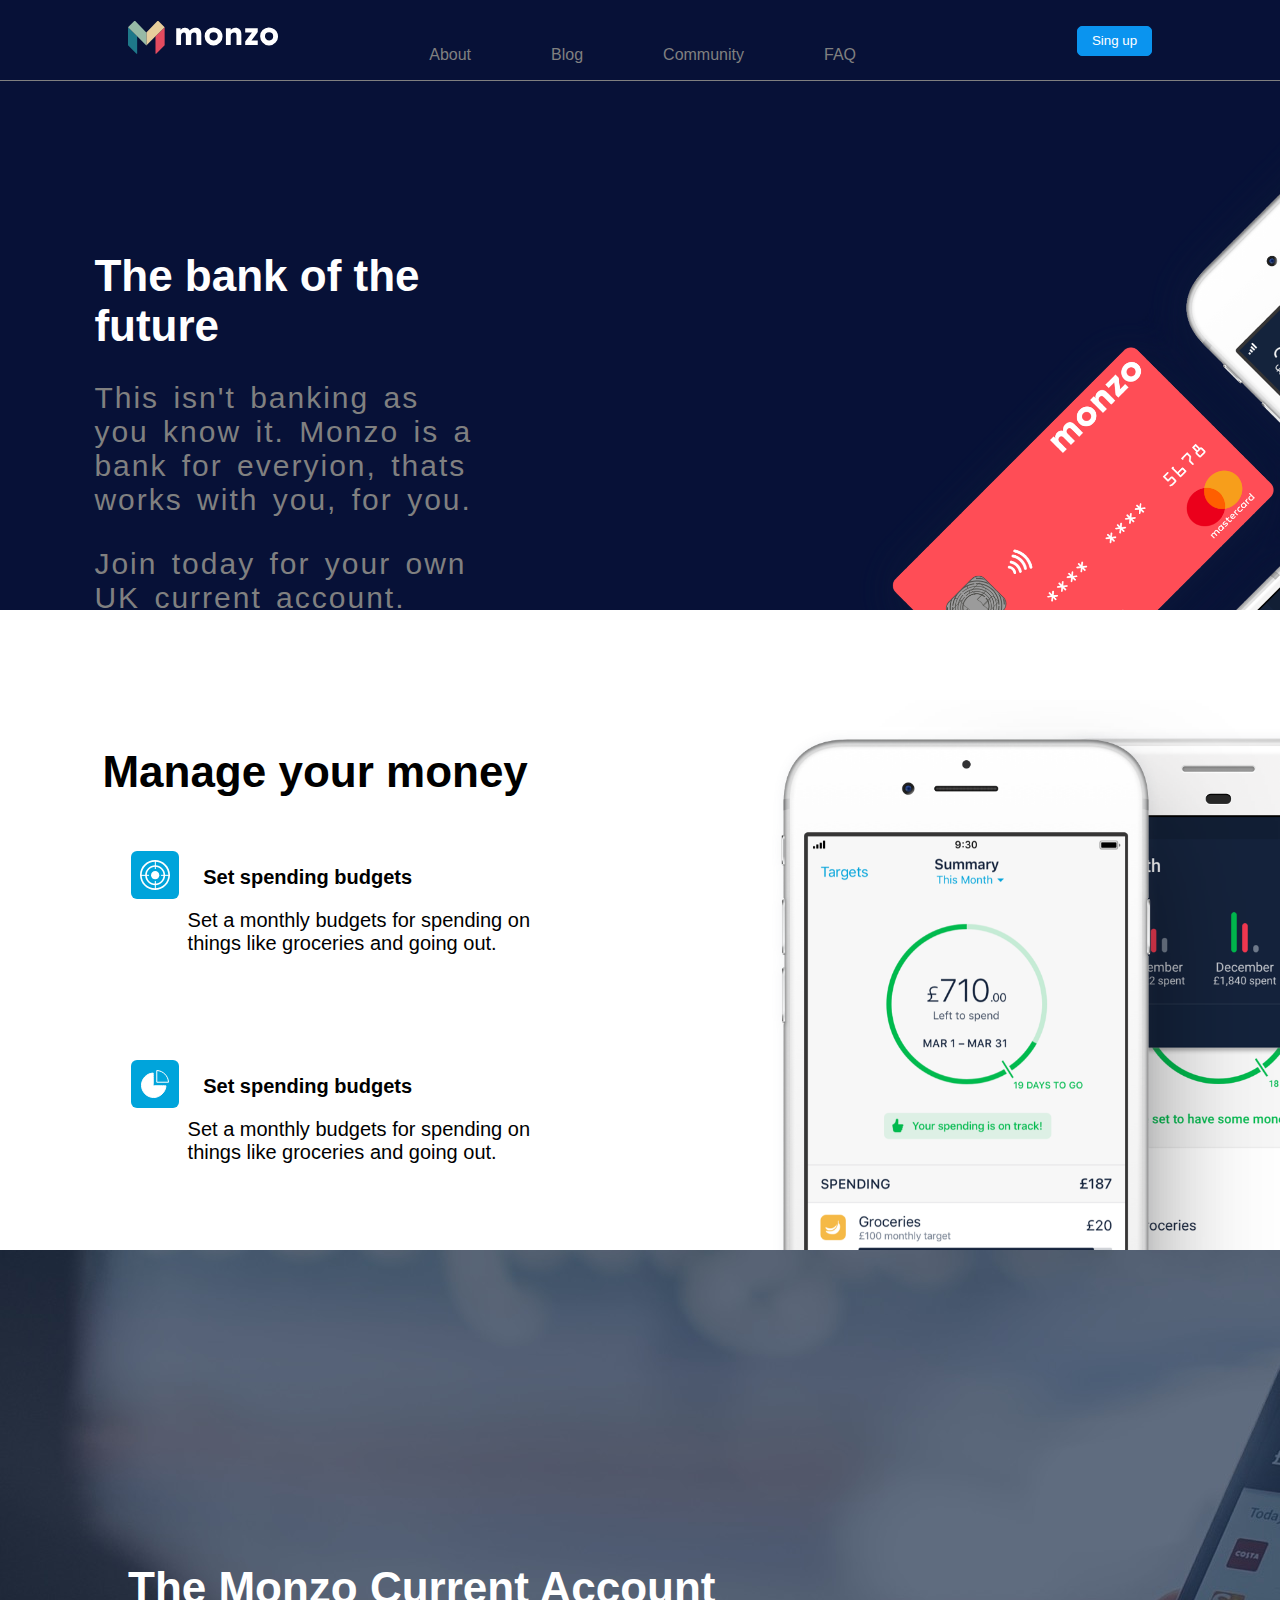
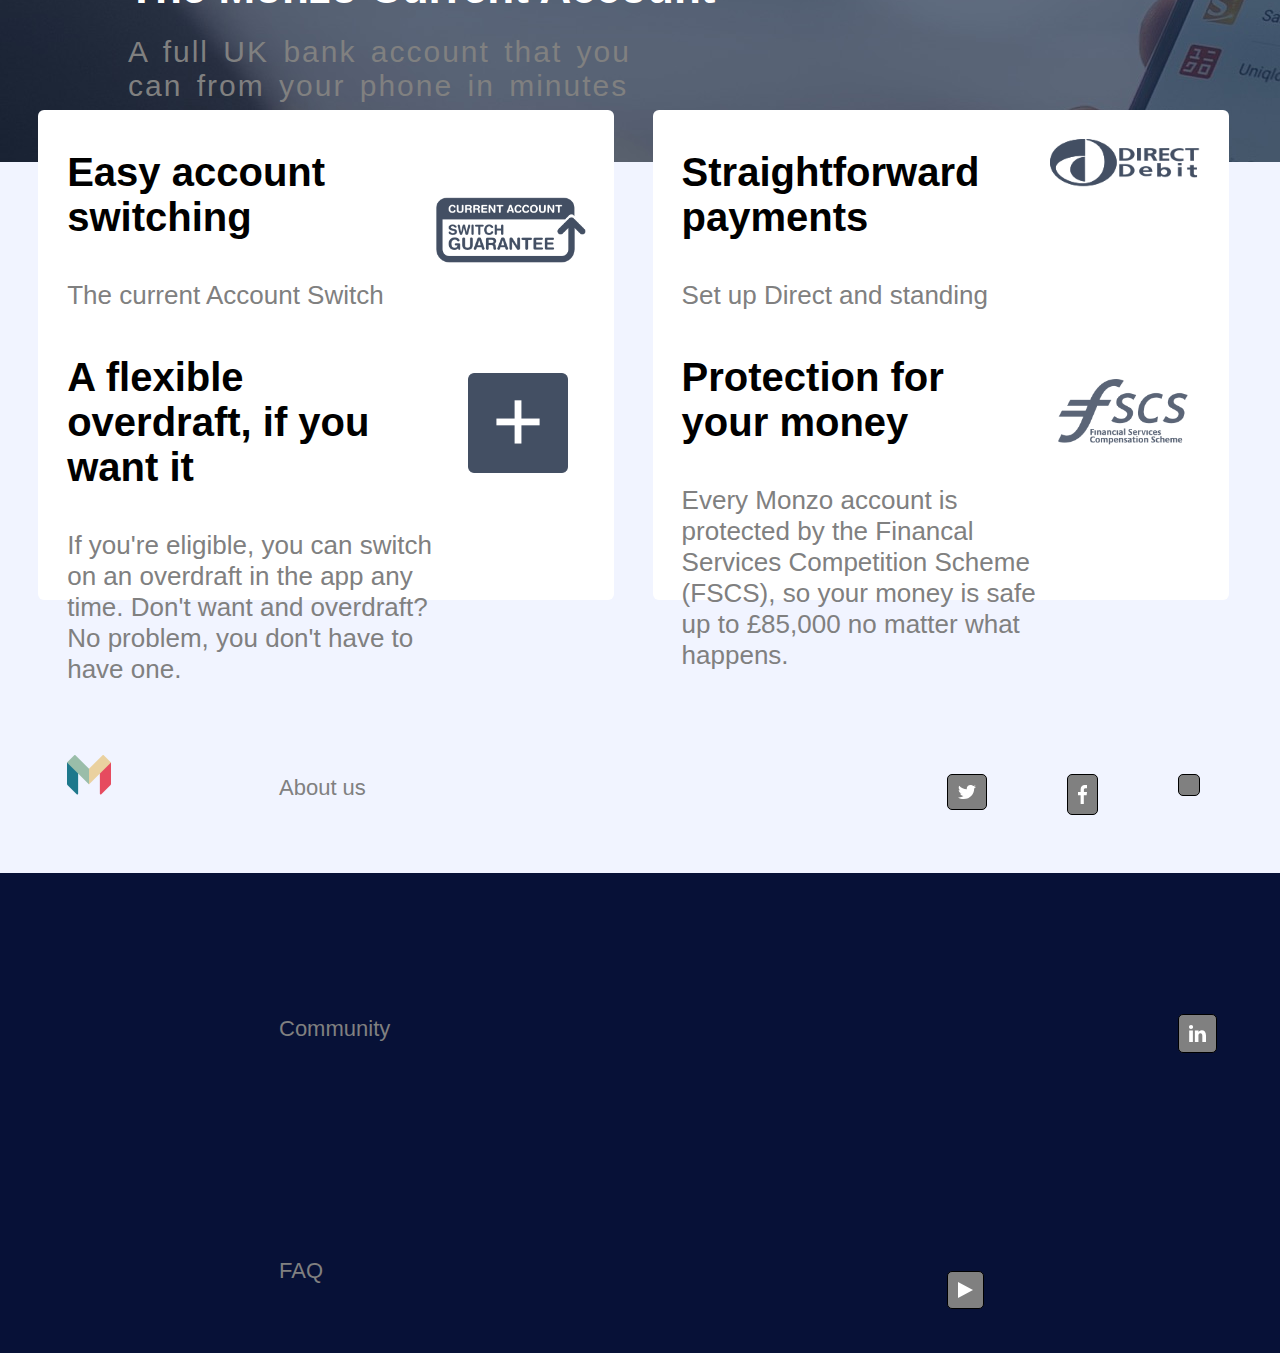
<file: index.html>
<!DOCTYPE html>
<html lang="en">
<head>
    <meta charset="UTF-8">
    <meta name="viewport" content="width=device-width, initial-scale=1.0">
    <title>Monzo</title>
    <link rel="stylesheet" href="style.css">
</head>
<body>
    <div id="header">
        <img src="./imagenes/logo-monzo.svg" id="monzo">
        <nav>    
            <ul>
                <li class="listaPrincipal"><a href="">About</a></li>
                <li class="listaPrincipal"><a href="">Blog</a></li>
                <li class="listaPrincipal"><a href="">Community</a></li>
                <li class="listaPrincipal"><a href="">FAQ</a></li>
            </ul>
        </nav>
        <button>Sing up</button>
    </div>
    <div id="main">
        <img src="./imagenes/cards-escritorio.png" id="cardEscritorio">
        <div id="texto">
            <h1 id="bank">The bank of the future</h1>
            <h3>This isn't banking as you know it. Monzo is a bank for everyion, thats works with you, for you.</h3>
            <h3>Join today for your own UK current account.</h3>
            <h5>Download and sign now on IOS or Android</h5>
            <img src="./imagenes/app stores/apple-appstore.svg" id="apple">
            <img src="./imagenes/app stores/googleplay.svg" id="android">
        </div>
    </div>
    <div id="manage">
        <img src="./imagenes/imágenes manage your money/imagen-principal.png" id="moviles">
        <h1 id="money">Manage your money</h1>
        <ul id="listaMoney">
            <li class="listaMoney">
                <img src="./imagenes/imágenes manage your money/target.svg" class="imagenMoney">
                <p class="textoMoney">Set spending budgets</p>
                <p class="textoSecundarioMoney">Set a monthly budgets for spending on things like groceries and going out.</p>
            </li>
            <li class="listaMoney">
                <img src="./imagenes/imágenes manage your money/summary.svg" class="imagenMoney">
                <p class="textoMoney">Set spending budgets</p>
                <p class="textoSecundarioMoney">Set a monthly budgets for spending on things like groceries and going out.</p>
            </li>
            <li class="listaMoney">
                <img src="./imagenes/imágenes manage your money/notification.svg" class="imagenMoney">
                <p class="textoMoney">Set spending budgets</p>
                <p class="textoSecundarioMoney">Set a monthly budgets for spending on things like groceries and going out.</p>
            </li>
        </ul>
    </div>
    <div id="account">
        <h1 id="currentAccount">The Monzo Current Account</h1>
        <h3 id="accountSecondary">A full UK bank account that you can from your phone in minutes</h3>
    </div>
    <div id="cards">
        <div id="card1">
            <img src="./imagenes/imágenes e iconos current account/current-account-switch.png" id="imageCard1">
            <p class="titleCard">Easy account switching</p>
            <p class="textCard">The current Account Switch Service makes it simple, reliable and hassle-free to switch from one UK banck to another.</p>
        </div>
        <div id="card2">
            <img src="./imagenes/imágenes e iconos current account/directdebits.png" id="imageCard2">
            <p class="titleCard">Straightforward payments</p>
            <p class="textCard">Set up Direct and standing orders in-app, and send money to any other UK banck account instantly.</p>
            <img src="./imagenes/imágenes e iconos current account/fasterpayments.png" id="imageCard3">
        </div>
        <div id="card3">
            <img src="./imagenes/imágenes e iconos current account/overdraft-icon.png" id="imageCard4">
            <p class="titleCard">A flexible overdraft, if you want it</p>
            <p class="textCard">If you're eligible, you can switch on an overdraft in the app any time. Don't want and overdraft? No problem, you don't have to have one. </p>
        </div>
        <div id="card4">
            <img src="./imagenes/imágenes e iconos current account/fscs-logo.png" id="imageCard5">
            <p class="titleCard">Protection for your money</p>
            <p class="textCard">Every Monzo account is protected by the Financal Services Competition Scheme (FSCS), so your money is safe up to £85,000 no matter what happens. </p>
        </div>
    </div>
    <div id="footer">
        <img src="./imagenes/footer/logo-footer.png" id="logoFooter">
        <ul id="informacionFooter">
            <li class="listaFooter">About us</li>
            <li class="listaFooter">Community</li>
            <li class="listaFooter">FAQ</li>
        </ul>
        <ul id="redesSociales">
            <li class="listaRedesSociales"><a href=""><img src="./imagenes/footer/icono-twitter.svg" class="imagenRedSocial"></a></li>
            <li class="listaRedesSociales"><a href=""><img src="./imagenes/footer/icono-facebook.svg" class="imagenRedSocial"></a></li>
            <li class="listaRedesSociales"><a href=""><img src="./imagenes/footer//icono-instagram.svg" class="imagenRedSocial"></a></li>
            <li class="listaRedesSociales"><a href=""><img src="./imagenes/footer/icono-linkedin.svg" class="imagenRedSocial"></a></li>
            <li class="listaRedesSociales"><a href=""><img src="./imagenes/footer/icono-youtube.svg" class="imagenRedSocial"></a></li>
        </ul>
    </div>
</body>
</html>
</file>
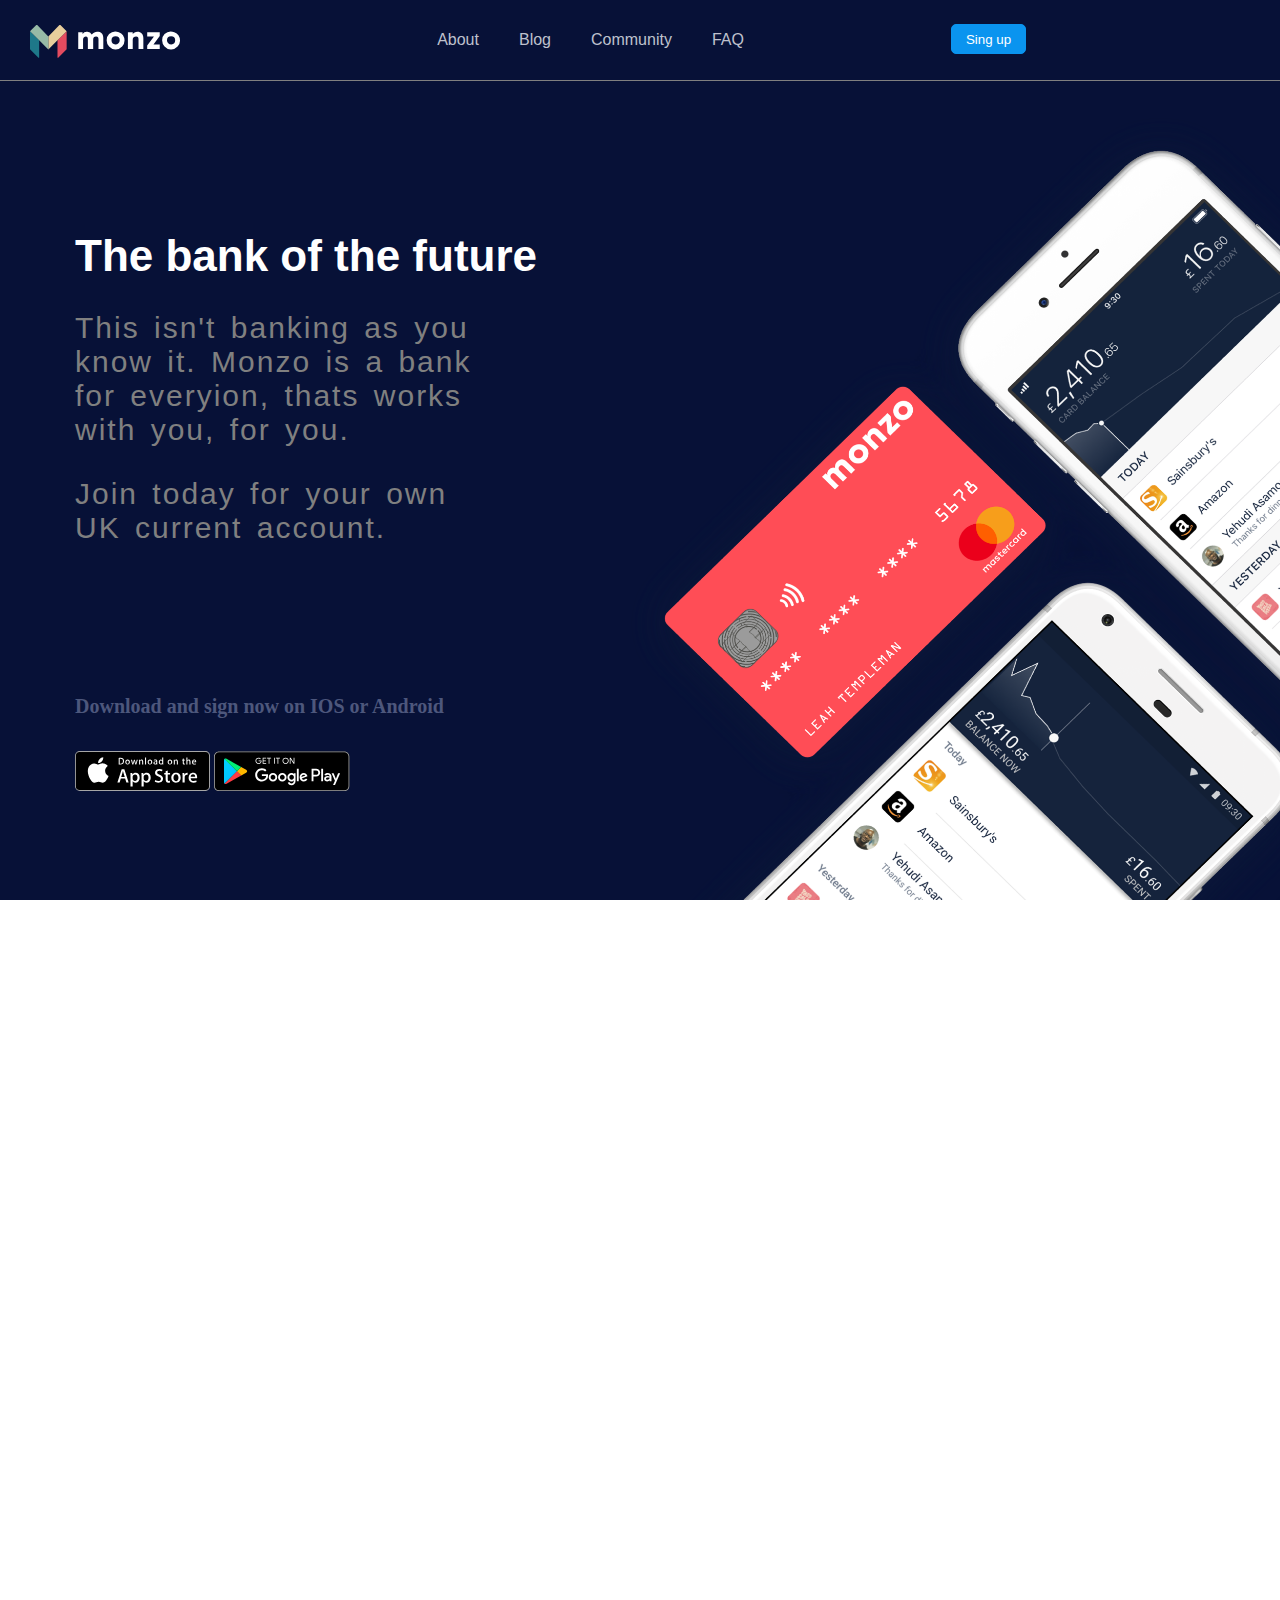
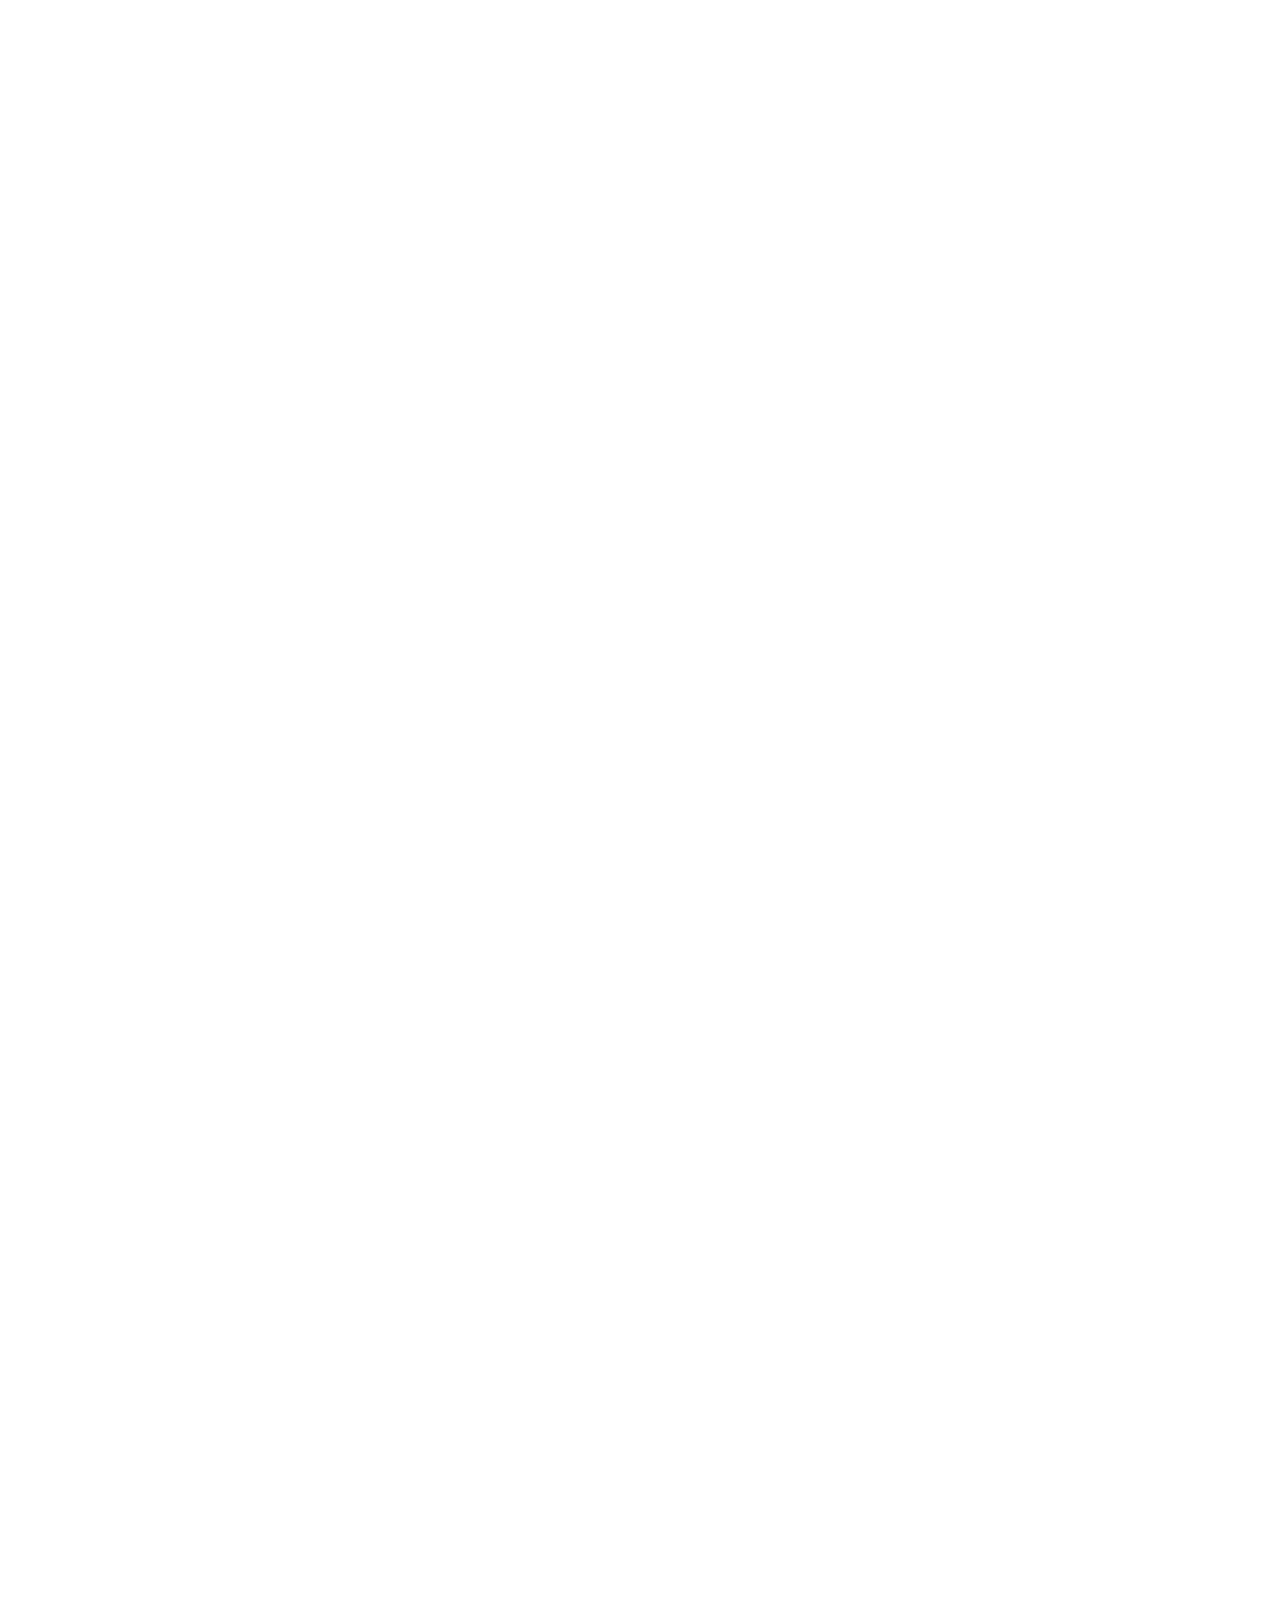
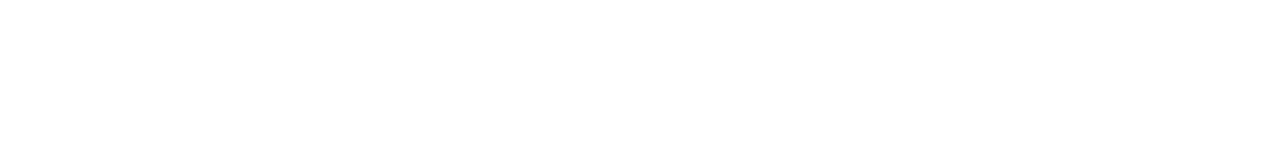
<file: maquetacion.html>
<!DOCTYPE html>
<html lang="en">
<head>
    <meta charset="UTF-8">
    <meta name="viewport" content="width=device-width, initial-scale=1.0">
    <title>Monzo</title>
    <link rel="stylesheet" href="estilo.css">
</head>
<body>
    <div id="header">
        <div>
            <img src="./imagenes/logo-monzo.svg" id="monzo">
        </div>
        <nav>    
            <ul>
                <li class="listaPrincipal"><a href="">About</a></li>
                <li class="listaPrincipal"><a href="">Blog</a></li>
                <li class="listaPrincipal"><a href="">Community</a></li>
                <li class="listaPrincipal"><a href="">FAQ</a></li>
            </ul>
        </nav>
        <button>Sing up</button>
        <h6>Menu</h6>
    </div>
    <div id="main">
        <img src="./imagenes/cards-escritorio.png" id="cardEscritorio">
        <div id="texto">
            <h1 id="bank">The bank of the future</h1>
            <h3>This isn't banking as you know it. Monzo is a bank for everyion, thats works with you, for you.</h3>
            <h3>Join today for your own UK current account.</h3>
            <h5>Download and sign now on IOS or Android</h5>
            <div id="sistemasOperativos">
                <img src="./imagenes/app stores/apple-appstore.svg" id="apple">
                <img src="./imagenes/app stores/googleplay.svg" id="android">
            </div>
        </div>
        <img src="./imagenes/card-movil.png" id="cardMovil">
    </div>
    <div id="manage">
        <div id="bloqueMoney">
            <h1 id="money">Manage your money</h1>
            <ul id="listaMoney">
                <li class="listaMoney">
                    <img src="./imagenes/imágenes manage your money/target.svg" class="imagenMoney">
                    <p class="textoMoney">Set spending budgets</p>
                    <p class="textoSecundarioMoney">Set a monthly budgets for spending on things like groceries and going out.</p>
                </li>
                <li class="listaMoney">
                    <img src="./imagenes/imágenes manage your money/summary.svg" class="imagenMoney">
                    <p class="textoMoney">Set spending budgets</p>
                    <p class="textoSecundarioMoney">Set a monthly budgets for spending on things like groceries and going out.</p>
                </li>
                <li class="listaMoney">
                    <img src="./imagenes/imágenes manage your money/notification.svg" class="imagenMoney">
                    <p class="textoMoney">Set spending budgets</p>
                    <p class="textoSecundarioMoney">Set a monthly budgets for spending on things like groceries and going out.</p>
                </li>
            </ul>
        </div>
        <div id="contenedorMoviles">
            <img src="./imagenes/imágenes manage your money/imagen-principal.png" id="moviles">
        </div>
    </div>
    <div id="account">
        <div id="accountContainer">
            <h1 id="currentAccount">The Monzo Current Account</h1>
            <h3 id="accountSecondary">A full UK bank account that you can from your phone in minutes.</h3>
        </div>
    </div>
    <div id="cards">
        <div id="card1">
            <img src="./imagenes/imágenes e iconos current account/current-account-switch.png" id="imageCard1">
            <p class="titleCard">Easy account switching</p>
            <p class="textCard">The current Account Switch Service makes it simple, reliable and hassle-free to switch from one UK banck to another.</p>
            <img src="./imagenes/imágenes e iconos current account/current-account-switch.png" id="imageCard1Mobile">
        </div>
        <div id="card2">
            <img src="./imagenes/imágenes e iconos current account/directdebits.png" id="imageCard2">
            <p class="titleCard">Straightforward payments</p>
            <p class="textCard">Set up Direct and standing orders in-app, and send money to any other UK banck account instantly.</p>
            <img src="./imagenes/imágenes e iconos current account/directdebits.png" id="imageCard2Mobile">
            <img src="./imagenes/imágenes e iconos current account/fasterpayments.png" id="imageCard3">
        </div>
        <div id="card3">
            <img src="./imagenes/imágenes e iconos current account/overdraft-icon.png" id="imageCard4">
            <p class="titleCard">A flexible overdraft, if you want it</p>
            <p class="textCard">If you're eligible, you can switch on an overdraft in the app any time. Don't want and overdraft? No problem, you don't have to have one. </p>
            <img src="./imagenes/imágenes e iconos current account/overdraft-icon.png" id="imageCard4Mobile">
        </div>
        <div id="card4">
            <img src="./imagenes/imágenes e iconos current account/fscs-logo.png" id="imageCard5">
            <p class="titleCard">Protection for your money</p>
            <p class="textCard">Every Monzo account is protected by the Financal Services Competition Scheme (FSCS), so your money is safe up to £85,000 no matter what happens. </p>
            <img src="./imagenes/imágenes e iconos current account/fscs-logo.png" id="imageCard5Mobile">
        </div>
    </div>
    <div id="footer">
        <div id="contendorLogoFooter">
            <img src="./imagenes/footer/logo-footer.png" id="logoFooter">
        </div>
        <ul id="informacionFooter">
            <li class="listaFooter">About us</li>
            <li class="listaFooter">Community</li>
            <li class="listaFooter">FAQ</li>
        </ul>
        <ul id="redesSociales">
            <li class="listaRedesSociales"><a href=""><img src="./imagenes/footer/icono-twitter.svg" class="imagenRedSocial"></a></li>
            <li class="listaRedesSociales"><a href=""><img src="./imagenes/footer/icono-facebook.svg" class="imagenRedSocial"></a></li>
            <li class="listaRedesSociales"><a href=""><img src="./imagenes/footer//icono-instagram.svg" class="imagenRedSocial" id="instagram"></a></li>
            <li class="listaRedesSociales"><a href=""><img src="./imagenes/footer/icono-linkedin.svg" class="imagenRedSocial"></a></li>
            <li class="listaRedesSociales"><a href=""><img src="./imagenes/footer/icono-youtube.svg" class="imagenRedSocial"></a></li>
        </ul>
    </div>
</body>
</html>
</file>
<file: style.css>
body {
    background-color: #071137;
    overflow-x: hidden;
}

div {
    margin-left: -8px;
    position: absolute;
    width: 100%;
}

#header {
    height: 8%;
    border-bottom: 1px solid gray;
}

#monzo {
    width: 150px;
    margin-left: 10%;
    margin-top: 1%;
}

.listaPrincipal {
    float: left;
}

li {
    list-style: none;
    padding: 40px;
}

a {
    text-decoration: none;
    color: grey;
    font-family: Arial, Helvetica, sans-serif;
}

nav {
    margin-top: -1.4%;
    float: right;
    margin-right: 30%;
}

button {
    position: absolute;
    right: 10%;
    margin-top: 1.4%;
    border-radius: 5px;
    border: solid 1px #0A94EF;
    width: 75px;
    height: 30px;
    color: white;
    background-color: #0A94EF;
}

#main {
    margin-top: 4%;
    position: absolute;
    height: 30%;
}

h1 {
    font-family: Arial, Helvetica, sans-serif;
    font-size: 44px;
}

#bank {
    color: white;
}

h3 {
    color: gray;
    font-family: Arial, Helvetica, sans-serif;
    font-weight: 100;
    letter-spacing: 2px;
    word-spacing: 4px;
    font-size: 30px;
}

h5 {
    font-size: 20px;
    color: #4D577C;
    margin-top: 35%;
}

#texto {
    position: absolute;
    left: 8%;
    top: 60%;
    width: 30%;
}

#cardEscritorio {
    width: 1000px;
    position: absolute;
    left: 67%;
    float: right;
}

#apple {
    width: 150px;
}

#android {
    width: 150px;
}

#manage {
    height: 100%;
    background-color: white;
    margin-top: 47%;
    position: absolute;
}

#moviles {
    position: absolute;
    left: 60%;
    float: right;
    width: 650px;
    top: 10%;
}

#money {
    position: absolute;
    top: 12%;
    left: 8%;
}

#listaMoney {
    position: absolute;
    top: 20%;
    left: 4%;
    width: 100%;
}

.imagenMoney {
    float: left;
    margin-right: 2%;
    margin-top: 5px;
}

.textoMoney {
    font-weight: bold;
    font-family: Arial, Helvetica, sans-serif;
    font-size: 20px;
}

.textoSecundarioMoney {
    margin-left: 4.7%;
    font-family: Arial, Helvetica, sans-serif;
    font-size: 20px;
    width: 30%;
}

#account {
    height: 79%;
    background: url('./imagenes/imágenes\ e\ iconos\ current\ account/current-account-imagen.jpg');
    margin-top: 97%;
    position: absolute;
}

#currentAccount {
    position: absolute;
    top: 40%;
    left: 10%;
    color: white;
}

#accountSecondary {
    position: absolute;
    top: 50%;
    left: 10%;
    width: 40%;
}

#cards {
    background-color: #F1F4FF;
    height: 79%;
    margin-top: 137%;
}

#card1 {
    background-color: white;
    z-index: 1;
    width: 45%;
    height: 35%;
    margin-top: -4%;
    margin-left: 3%;
    border-radius: 6px;
}

#card2 {
    background-color: white;
    z-index: 1;
    width: 45%;
    height: 35%;
    margin-top: -4%;
    margin-left: 51%;
    border-radius: 6px;
}

#card3 {
    background-color: white;
    z-index: 1;
    width: 45%;
    height: 40%;
    margin-top: 12%;
    margin-left: 3%;
    border-radius: 6px;
}

#card4 {
    background-color: white;
    z-index: 1;
    width: 45%;
    height: 40%;
    margin-top: 12%;
    margin-left: 51%;
    border-radius: 6px;
}

.titleCard {
    font-weight: bold;
    font-size: 40px;
    font-family: Arial, Helvetica, sans-serif;
    margin-left: 5%;
    width: 60%;
}

.textCard {
    width: 65%;
    font-size: 26px;
    font-family: Arial, Helvetica, sans-serif;
    margin-left: 5%;
    color: gray;
}

#imageCard1 {
    margin-right: 5%;
    margin-top: 15%;
    width: 150px;
    float: right;
}

#imageCard2 {
    margin-right: 5%;
    margin-top: 5%;
    width: 150px;
    float: right;
}

#imageCard3 {
    margin-top: -11%;
    margin-right: 7%;
    width: 125px;
    float: right;
}

#imageCard4 {
    margin-right: 8%;
    margin-top: 10%;
    width: 100px;
    float: right;
}

#imageCard5 {
    margin-right: 7%;
    margin-top: 11%;
    width: 130px;
    float: right;
}

#footer {
    height: 40%;
    margin-top: 170%;
    display: flex;
}

#logoFooter {
    width: 50px;
    height: 50px;
    margin-top: 13%;
    margin-left: 5%;
}

.listaFooter {
    font-size: 22px;
    font-family: Arial, Helvetica, sans-serif;
    margin-top: 28%;
    color: grey;
    float: left;
    margin-left: 85px;
}

.listaRedesSociales {
    float: left;
    margin-top: 36%;
}

#redesSociales {
    margin-left: 18%;
}

.imagenRedSocial {
    border: 1px solid black;
    padding: 10px;
    background-color: grey;
    border-radius: 5px;
}

@media (max-width: 400px) {

}
</file>
<file: estilo.css>
html, body {
    height: 100%;
    margin: 0;
    padding: 0;
    overflow-x: hidden;
}

#header {
    height: 80px;
    background-color: #071137;
    display: flex;
    justify-content: space-between;
    border-bottom: 1px solid gray;
}

#monzo {
    width: 150px;
    margin-left: 20%;
    margin-top: 25px;
}

h6 {
    opacity: 0;
}

.listaPrincipal {
    float: left;
    margin-top: 15px;
}

li {
    list-style: none;
}

a {
    text-decoration: none;
    color: #BEC1CD;
    font-family: Arial, Helvetica, sans-serif;
    margin-left: 40px;
}

button {
    border-radius: 5px;
    border: solid 1px #0A94EF;
    width: 75px;
    height: 30px;
    color: white;
    background-color: #0A94EF;
    margin-top: 24px;
    margin-right: 20px;
}

#main {
    height: 825px;
    background-color: #071137;
    overflow: hidden;
}

#cardEscritorio {
    margin-top: 25px;
    height: 800px;
    width: 1000px;
    margin-right: -350px;
    float: right;
}

#cardMovil {
    display: none;
}

#texto {
    margin-top: 250px;
    margin-left: 75px;
}

h1 {
    font-family: Arial, Helvetica, sans-serif;
    font-size: 44px;
}

#bank {
    color: white;
}

h3 {
    color: gray;
    font-family: Arial, Helvetica, sans-serif;
    font-weight: 100;
    letter-spacing: 2px;
    word-spacing: 4px;
    font-size: 30px;
    width: 35%;
}

h5 {
    font-size: 20px;
    color: #4D577C;
    margin-top: 150px;
}

#manage {
    height: 750px;
}

#contenedorMoviles {
    width: 30%;
    float: right;
}

#moviles {
    width: 450px;
    margin-top: 80px;
    margin-right: 50px;
}

.imagenMoney {
    float: left;
    margin-right: 2%;
    margin-top: 20px;
}

.textoMoney {
    font-weight: bold;
    font-family: Arial, Helvetica, sans-serif;
    font-size: 20px;
}

.textoSecundarioMoney {
    font-family: Arial, Helvetica, sans-serif;
    font-size: 20px;
    width: 100%;
    margin-bottom: 100px;
}

#money {
    margin-left: 90px;
    margin-top: 100px;
}

#bloqueMoney {
    float: left;
    width: 70%;
}

#listaMoney {
    margin-left: 50px;
}

.listaMoney {
    width: 100%;
}

#account {
    height: 750px;
    background: url('./imagenes/imágenes\ e\ iconos\ current\ account/current-account-imagen.jpg');
}

#accountContainer {
    margin-left: 100px;
    padding-top: 275px;
}

#currentAccount {
    color: white;
}

#cards {
    height: 750px;
    background-color: #F1F4FF;
    margin: 0;
}

#card1 {
    background-color: white;
    width: 45%;
    height: 40%;
    margin-left: 3%;
    border-radius: 6px;
    z-index: 1;
    float: left;
    margin-top: -150px;
}

#card2 {
    background-color: white;
    z-index: 1;
    width: 45%;
    height: 40%;
    float: right;
    margin-top: -150px;
    margin-right: 50px;
    border-radius: 6px;
}

#card3 {
    background-color: white;
    z-index: 1;
    left: 58px;
    width: 45%;
    height: 40%;
    border-radius: 6px;
    float: left;
    margin-top: 30px;
    margin-left: 58px;
}

#card4 {
    background-color: white;
    z-index: 1;
    width: 45%;
    height: 40%;
    border-radius: 6px;
    float: right;
    margin-top: 30px;
    margin-right: 50px;
}

.titleCard {
    font-weight: bold;
    font-size: 40px;
    font-family: Arial, Helvetica, sans-serif;
    margin-left: 5%;
    width: 60%;
    margin-top: 0px;
    padding-top: 30px;
}

.textCard {
    width: 65%;
    font-size: 26px;
    font-family: Arial, Helvetica, sans-serif;
    margin-left: 5%;
    color: gray;
}

#imageCard1 {
    margin-right: 5%;
    margin-top: 15%;
    width: 150px;
    float: right;
}
#imageCard1Mobile {
    display: none;
}

#imageCard2 {
    margin-right: 5%;
    margin-top: 5%;
    width: 150px;
    float: right;
}

#imageCard2Mobile {
    display: none;
}

#imageCard3 {
    margin-top: -11%;
    margin-right: 7%;
    width: 125px;
    float: right;
}

#imageCard4 {
    margin-right: 8%;
    margin-top: 10%;
    width: 100px;
    float: right;
}

#imageCard4Mobile {
    display: none;
}

#imageCard5 {
    margin-right: 7%;
    margin-top: 11%;
    width: 130px;
    float: right;
}

#imageCard5Mobile {
    display: none;
}

#footer {
    height: 200px;
    background-color: #071137;
}

#logoFooter {
    width: 50px;
    height: 50px;
    margin-top: 85px;
    margin-left: 5%;
}

#informacionFooter {
    margin-left: 5%;
    margin-top: -35px;
}

.listaFooter {
    font-size: 22px;
    font-family: Arial, Helvetica, sans-serif;
    color: grey;
    float: left;
    margin-left: 175px;
}

.listaRedesSociales {
    float: left;
    margin-top: -10px;
}

#redesSociales {
    margin-left: 70%;
}

.imagenRedSocial {
    border: 1px solid transparent;
    padding: 0 10px;
    /* background-color: grey; */
    /* border-radius: 5px; */
}

#instagram {
    width: 40px;
    margin-top: -10px;
}


@media (max-width: 1400px) {
    #cardEscritorio {
        margin-right: -350px;
    }
    #card1 {
        height: 50%;
    }
    #card2 {
        height: 50%;
    }
    #card3 {
        height: 55%;
        margin-left: 43px;
    }
    #card4 {
        height: 55%;
    }
    #redesSociales {
        margin-left: 50%;
    }
    .listaFooter {
        font-size: 22px;
        font-family: Arial, Helvetica, sans-serif;
        color: grey;
        float: left;
        margin-left: 100px;
    }
}
@media (max-width: 1300px) {
    #cardEscritorio {
        margin-right: -350px;
    }
    #texto {
        margin-top: 150px;
    }
}
@media (max-width: 1200px) {
    #cardEscritorio {
        margin-right: -350px;
    }
    #texto {
        margin-top: 100px;
    }
    h5 {
        margin-top: 80px;
    }
    h3 {
        width: 50%;
    }
}
@media (max-width: 1100px) {
    #cardEscritorio {
        margin-right: -350px;
    }
    #texto {
        margin-top: 15px;
    }
    h5 {
        margin-top: 50px;
    }
}
@media (max-width: 1000px) {
    #cardEscritorio {
        margin-right: -350px;
    }
    #texto {
        margin-top: 10px;
    }
    h5 {
        margin-top: 5px;
    }
}

@media (max-width: 500px) {
    #main {
        height: 900px;
    }
    nav {
        display: none;
    }
    button {
        display: none;
    }
    h6 {
        opacity: 100;
        color: white;
        margin-right: 20%;
        margin-top: 25px;
        font-size: 24px;
        font-family: Arial, Helvetica, sans-serif;
    }
    #cardEscritorio {
        display: none;
    }
    #texto {
        margin-top: 0px;
        margin-left: 25px;
    }
    h3 {
        width: 90%;
        font-size: 26px;
    }
    h5 {
        margin-top: 60px;
        margin-right: 10px;
    }
    #sistemasOperativos {
        margin-left: -25px;
    }
    #apple {
        display: flex;
        justify-content: center;
        flex-wrap: nowrap;    
        margin: auto;
        margin-bottom: 10px;
    }
    #android {
        display: flex;
        justify-content: center;
        flex-wrap: nowrap;    
        margin: auto;
        text-align: center;
        margin-bottom: 75px;
    }
    #cardMovil {
        display: block;
        width: 350px;
        margin-left: 8%;
        margin-top: 0px;
    }
    #manage {
        height: 1100px;
    }
    #bloqueMoney {
        width: 100%;
    }
    #listaMoney {
        margin-left: -25px;
    }
    #money {
        margin-top: 50px;
        margin-left: 4%;
        font-size: 34px;
    }
    .imagenMoney {
        float: none;
        margin: 0;
    }
    .textoSecundarioMoney {
        margin-bottom: 50px;
    }
    #contenedorMoviles {
        float: none;
        width: 100%;
        display: flex;
        justify-content: center;
        margin-left: 6%;
    }
    #moviles {
        width: 300px;
        margin-top: -40px;
    }
    #accountContainer {
        margin-left: 0;
        padding-top: 100px;
    }
    #currentAccount {
        text-align: left;
        font-size: 30px;
        margin-left: 5%;
    }
    #accountSecondary {
        font-size: 20px;
        text-align: left;
        margin-left: 5%;
    }
    #cards {
        height: 2100px;
    }
    #card1 {
        width: 90%;
        height: 475px;
        margin-left: 5%;
    }
    #imageCard1 {
        display: none;
    }
    .titleCard {
        font-size: 38px;
        width: 100%;
        margin: 5% 10%;
    }
    .textCard {
        width: 80%;
        margin: 5% 12% 0% 10%;
    }
    #imageCard1Mobile {
        display: flex;
        margin: 10% auto;
        width: 175px;
    }
    #card2 {
        width: 90%;
        height: 525px;
        margin-top: 10%;
        margin-right: 5%;
    }
    #imageCard2 {
        display: none;
    }
    #imageCard2Mobile {
        width: 150px;
        margin: 35px auto;
        display: block;
    }
    #imageCard3 {
        display: block;
        margin: 35px auto;
        float: none;
    }
    #card3 {
        width: 90%;
        height: 550px;
        margin-top: 10%;
        margin-left: 5%;
    }
    #imageCard4 {
        display: none;
    }
    #imageCard4Mobile {
        display: block;
        margin: 5% auto;
        width: 100px;
    }
    #card4 {
        width: 90%;
        height: 525px;
        margin-top: 10%;
        margin-right: 5%;
    }
    #imageCard5 {
        display: none;
    }
    #imageCard5Mobile {
        display: block;
        margin: 10% auto;
        width: 100px;
    }
    #footer {
        height: 230px;
    }
    #contendorLogoFooter {
        width: 100%;
    }
    #logoFooter {
        margin-top: 25px;
    }
    #informacionFooter {
        width: 100%;
        margin: 0;
        padding-inline-start: 0;
        display: flex;
        justify-content: space-around;
    }
    .listaFooter {
        margin-left: 0;
        margin-top: 15px;
        padding: 3%;
    }
    #redesSociales {
        margin-left: 0;
        padding-inline-start: 0;
    }
    .listaRedesSociales {
        margin-left: -25px;
        margin-top: 10px;
    }
}

@media (max-width: 380px) {
    #main {
        height: 950px;
    }
    #cardMovil {
        display: block;
        width: 350px;
        margin-left: 2%;
        margin-bottom: 170px;
    }
    #moviles {
        float: none;
        width: 300px;
    }
    
}
@media (max-width: 350px) {
    #cardMovil {
        display: block;
        width: 300px;
        margin-left: 2%;
        margin-bottom: 150px;
    }
    #moviles {
        width: 200px;
    }
    #card2 {
        height: 550px;
    }
    .titleCard {
        font-size: 34px;
        margin: 5% 8%;
    }
    .textCard {
        font-size: 24px;
    }
}
</file>
